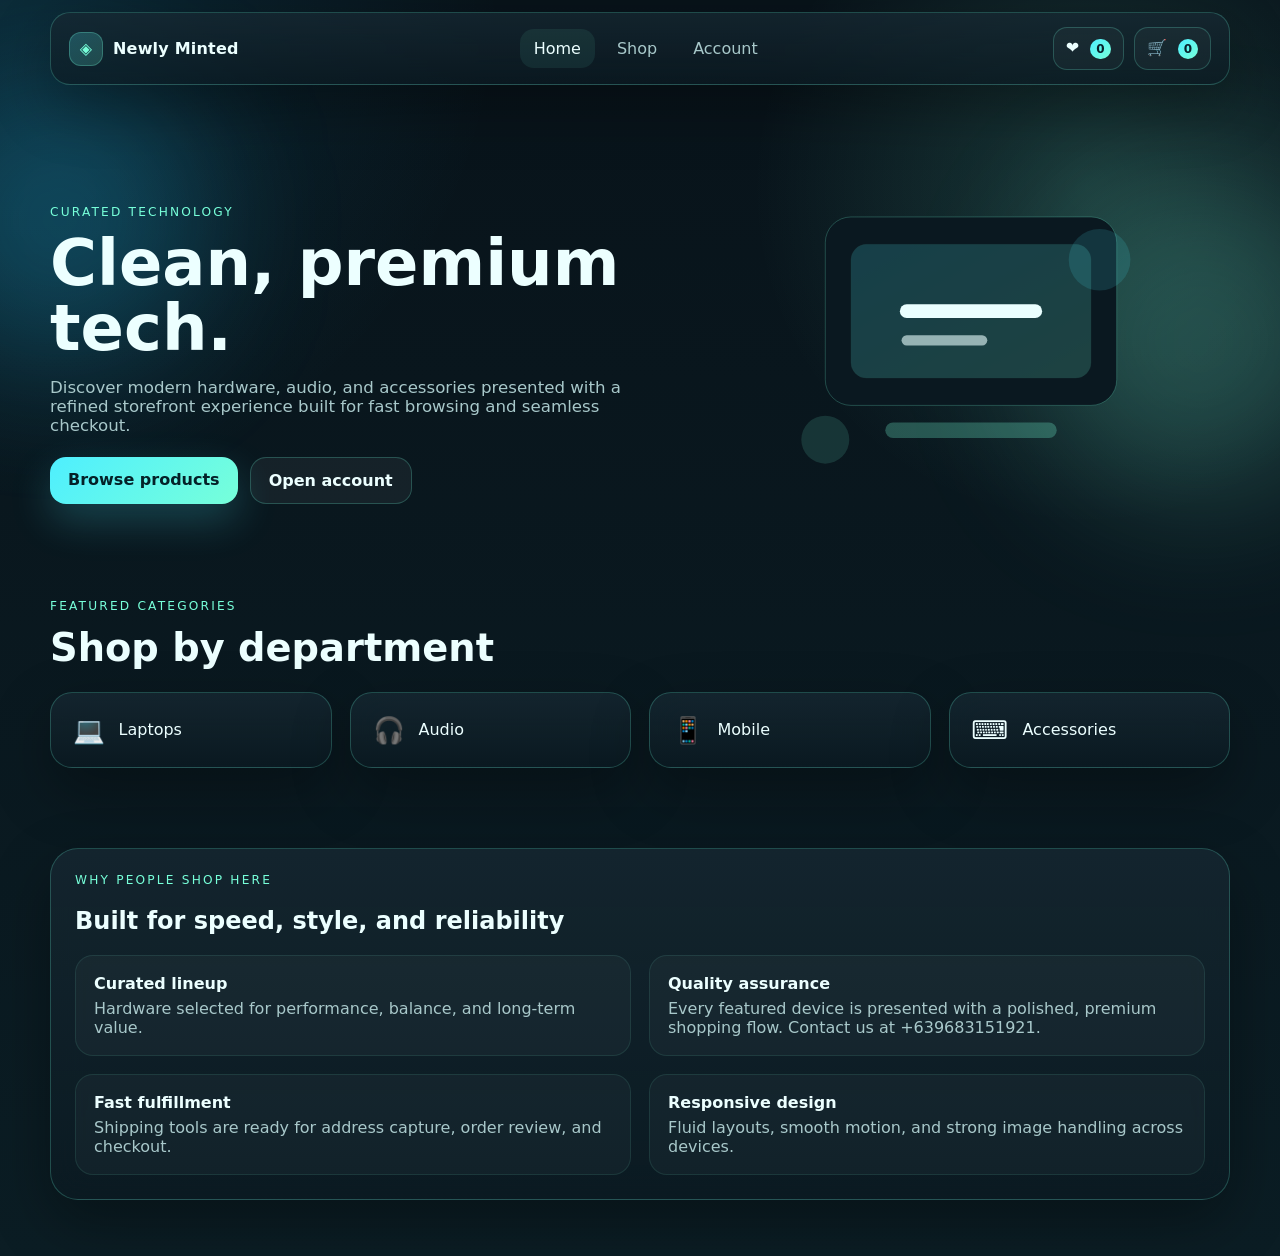
<file: index.html>
<!DOCTYPE html>
<html lang="en">
<head>
  <meta charset="UTF-8" />
  <meta name="viewport" content="width=device-width, initial-scale=1.0" />
  <title>Newly Minted — Modern Tech Store</title>
  <link rel="stylesheet" href="css/styles.css" />
</head>
<body>
  <div class="bg-orb orb-1"></div>
  <div class="bg-orb orb-2"></div>

  <header class="site-header glass">
    <a class="brand" href="index.html">
      <span class="brand-mark">◈</span>
      <span>Newly Minted</span>
    </a>
    <nav class="nav-links">
      <a href="index.html" class="active">Home</a>
      <a href="pages/products.html">Shop</a>
      <a href="pages/account.html">Account</a>
    </nav>
    <div class="header-actions">
      <button class="icon-btn" id="wishlistBtn" aria-label="Wishlist">
        ❤ <span class="count-pill" id="wishlistCount">0</span>
      </button>
      <button class="icon-btn" id="cartBtn" aria-label="Cart">
        🛒 <span class="count-pill" id="cartCount">0</span>
      </button>
    </div>
  </header>

  <main>
    <section class="hero container">
      <div class="hero-copy reveal-up">
        <div class="eyebrow">Curated technology</div>
        <h1>Clean, premium tech.</h1>
        <p>
          Discover modern hardware, audio, and accessories presented with a refined storefront experience built for fast browsing and seamless checkout.
        </p>
        <div class="hero-actions">
          <a class="btn btn-primary" href="pages/products.html">Browse products</a>
          <a class="btn btn-secondary" href="pages/account.html">Open account</a>
        </div>
      </div>
      <div class="hero-visual reveal-up delay-1">
        <img src="assets/hero-tech.svg" alt="Tech illustration" class="hero-image" />
      </div>
    </section>

    <section class="container section-gap">
      <div class="section-head">
        <div>
          <div class="eyebrow">Featured categories</div>
          <h2>Shop by department</h2>
        </div>
      </div>
      <div class="category-grid">
        <a class="category-card glass reveal-up" href="pages/products.html?category=Laptop">
          <span class="category-icon">💻</span>
          <span>Laptops</span>
        </a>
        <a class="category-card glass reveal-up delay-1" href="pages/products.html?category=Audio">
          <span class="category-icon">🎧</span>
          <span>Audio</span>
        </a>
        <a class="category-card glass reveal-up delay-2" href="pages/products.html?category=Mobile">
          <span class="category-icon">📱</span>
          <span>Mobile</span>
        </a>
        <a class="category-card glass reveal-up delay-3" href="pages/products.html?category=Accessory">
          <span class="category-icon">⌨</span>
          <span>Accessories</span>
        </a>
      </div>
    </section>

    <section class="container section-gap">
      <div class="promo-panel glass reveal-up">
        <div>
          <div class="eyebrow">Why people shop here</div>
          <h2>Built for speed, style, and reliability</h2>
        </div>
        <div class="feature-list">
          <div class="mini-feature"><strong>Curated lineup</strong><span>Hardware selected for performance, balance, and long-term value.</span></div>
          <div class="mini-feature"><strong>Quality assurance</strong><span>Every featured device is presented with a polished, premium shopping flow. Contact us at +639683151921.</span></div>
          <div class="mini-feature"><strong>Fast fulfillment</strong><span>Shipping tools are ready for address capture, order review, and checkout.</span></div>
          <div class="mini-feature"><strong>Responsive design</strong><span>Fluid layouts, smooth motion, and strong image handling across devices.</span></div>
        </div>
      </div>
    </section>
  </main>

  <div class="drawer glass" id="wishlistDrawer" aria-hidden="true">
    <div class="drawer-head">
      <h3>Your wishlist</h3>
      <button class="icon-btn" data-close-drawer>✕</button>
    </div>
    <div id="wishlistItems" class="drawer-list"></div>
    <div id="wishlistSummary" class="drawer-summary"></div>
  </div>

  <div class="drawer glass" id="miniCartDrawer" aria-hidden="true">
    <div class="drawer-head">
      <h3>Your cart</h3>
      <button class="icon-btn" data-close-drawer>✕</button>
    </div>
    <div id="miniCartItems" class="drawer-list"></div>
    <div id="miniCartSummary" class="drawer-summary"></div>
  </div>

  <script src="js/app.js"></script>
</body>
</html>
</file>
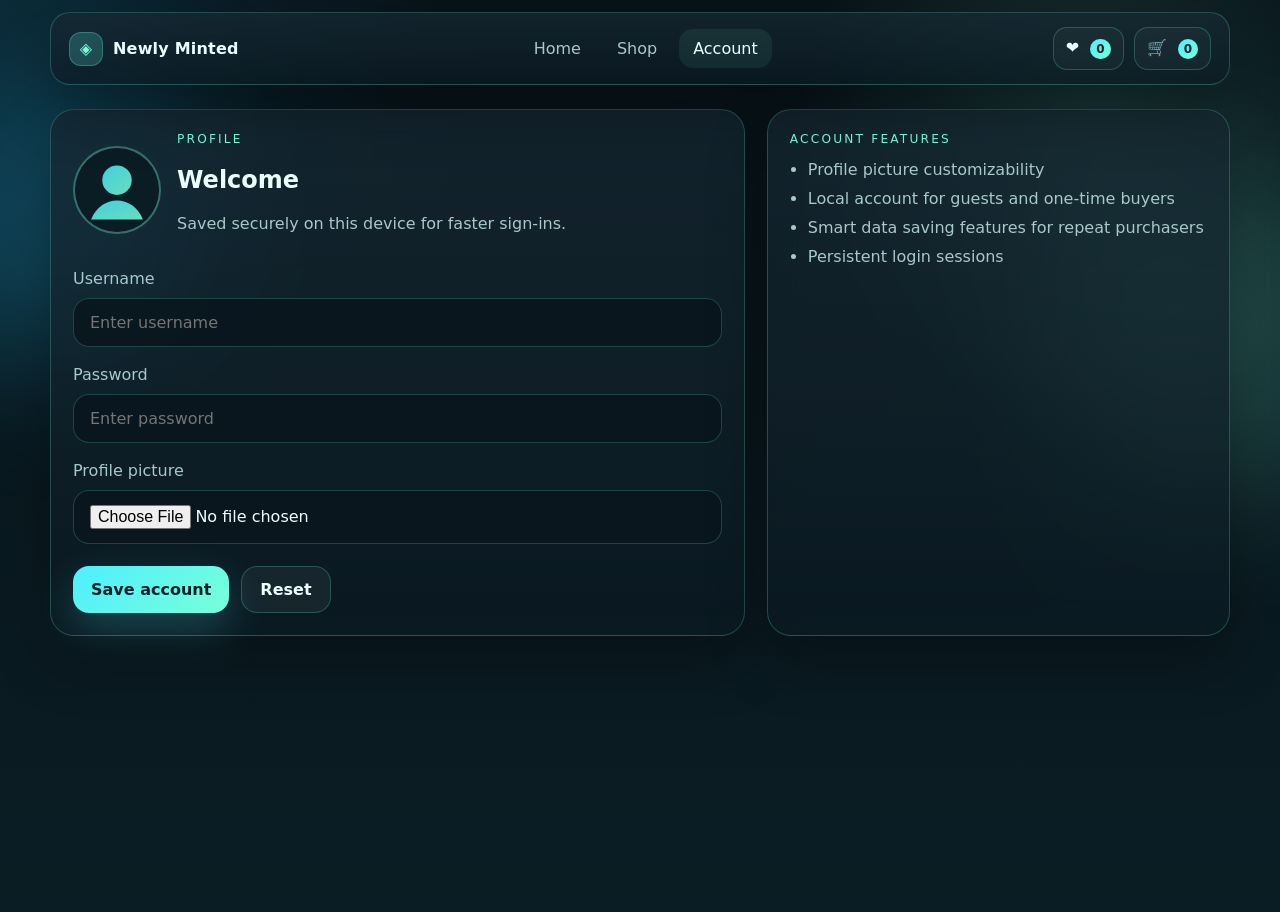
<file: pages/account.html>
<!DOCTYPE html>
<html lang="en">
<head>
  <meta charset="UTF-8" />
  <meta name="viewport" content="width=device-width, initial-scale=1.0" />
  <title>Newly Minted — Account</title>
  <link rel="stylesheet" href="../css/styles.css" />
</head>
<body>
  <div class="bg-orb orb-1"></div>
  <div class="bg-orb orb-2"></div>

  <header class="site-header glass">
    <a class="brand" href="../index.html">
      <span class="brand-mark">◈</span>
      <span>Newly Minted</span>
    </a>
    <nav class="nav-links">
      <a href="../index.html">Home</a>
      <a href="products.html">Shop</a>
      <a href="account.html" class="active">Account</a>
    </nav>
    <div class="header-actions">
      <button class="icon-btn" id="wishlistBtn" aria-label="Wishlist">
        ❤ <span class="count-pill" id="wishlistCount">0</span>
      </button>
      <button class="icon-btn" id="cartBtn" aria-label="Cart">
        🛒 <span class="count-pill" id="cartCount">0</span>
      </button>
    </div>
  </header>

  <main class="container section-gap">
    <div class="account-layout">
      <section class="account-card glass reveal-up">
        <div class="profile-head">
          <img id="profilePreview" class="avatar-large" src="../assets/default-avatar.svg" alt="Profile avatar" />
          <div>
            <div class="eyebrow">Profile</div>
            <h1 id="welcomeName">Welcome</h1>
            <p class="muted">Saved securely on this device for faster sign-ins.</p>
          </div>
        </div>

        <form id="accountForm" class="account-form">
          <div class="field-group">
            <label for="username">Username</label>
            <input id="username" class="text-input" type="text" placeholder="Enter username" required />
          </div>
          <div class="field-group">
            <label for="password">Password</label>
            <input id="password" class="text-input" type="password" placeholder="Enter password" required />
          </div>
          <div class="field-group">
            <label for="avatarUpload">Profile picture</label>
            <input id="avatarUpload" class="text-input file-input" type="file" accept="image/*" />
          </div>
          <div class="form-actions">
            <button class="btn btn-primary" type="submit">Save account</button>
            <button class="btn btn-secondary" type="button" id="resetAccount">Reset</button>
          </div>
        </form>
      </section>

      <aside class="glass side-panel reveal-up delay-1">
        <div class="eyebrow">Account features</div>
        <ul class="clean-list">
          <li>Profile picture customizability</li>
          <li>Local account for guests and one-time buyers</li>
          <li>Smart data saving features for repeat purchasers</li>
          <li>Persistent login sessions</li>
        </ul>
      </aside>
    </div>
  </main>

  <div class="drawer glass" id="wishlistDrawer" aria-hidden="true">
    <div class="drawer-head">
      <h3>Your wishlist</h3>
      <button class="icon-btn" data-close-drawer>✕</button>
    </div>
    <div id="wishlistItems" class="drawer-list"></div>
    <div id="wishlistSummary" class="drawer-summary"></div>
  </div>

  <div class="drawer glass" id="miniCartDrawer" aria-hidden="true">
    <div class="drawer-head">
      <h3>Your cart</h3>
      <button class="icon-btn" data-close-drawer>✕</button>
    </div>
    <div id="miniCartItems" class="drawer-list"></div>
    <div id="miniCartSummary" class="drawer-summary"></div>
  </div>

  <script src="../js/app.js"></script>
  <script src="../js/account.js"></script>
</body>
</html>
</file>
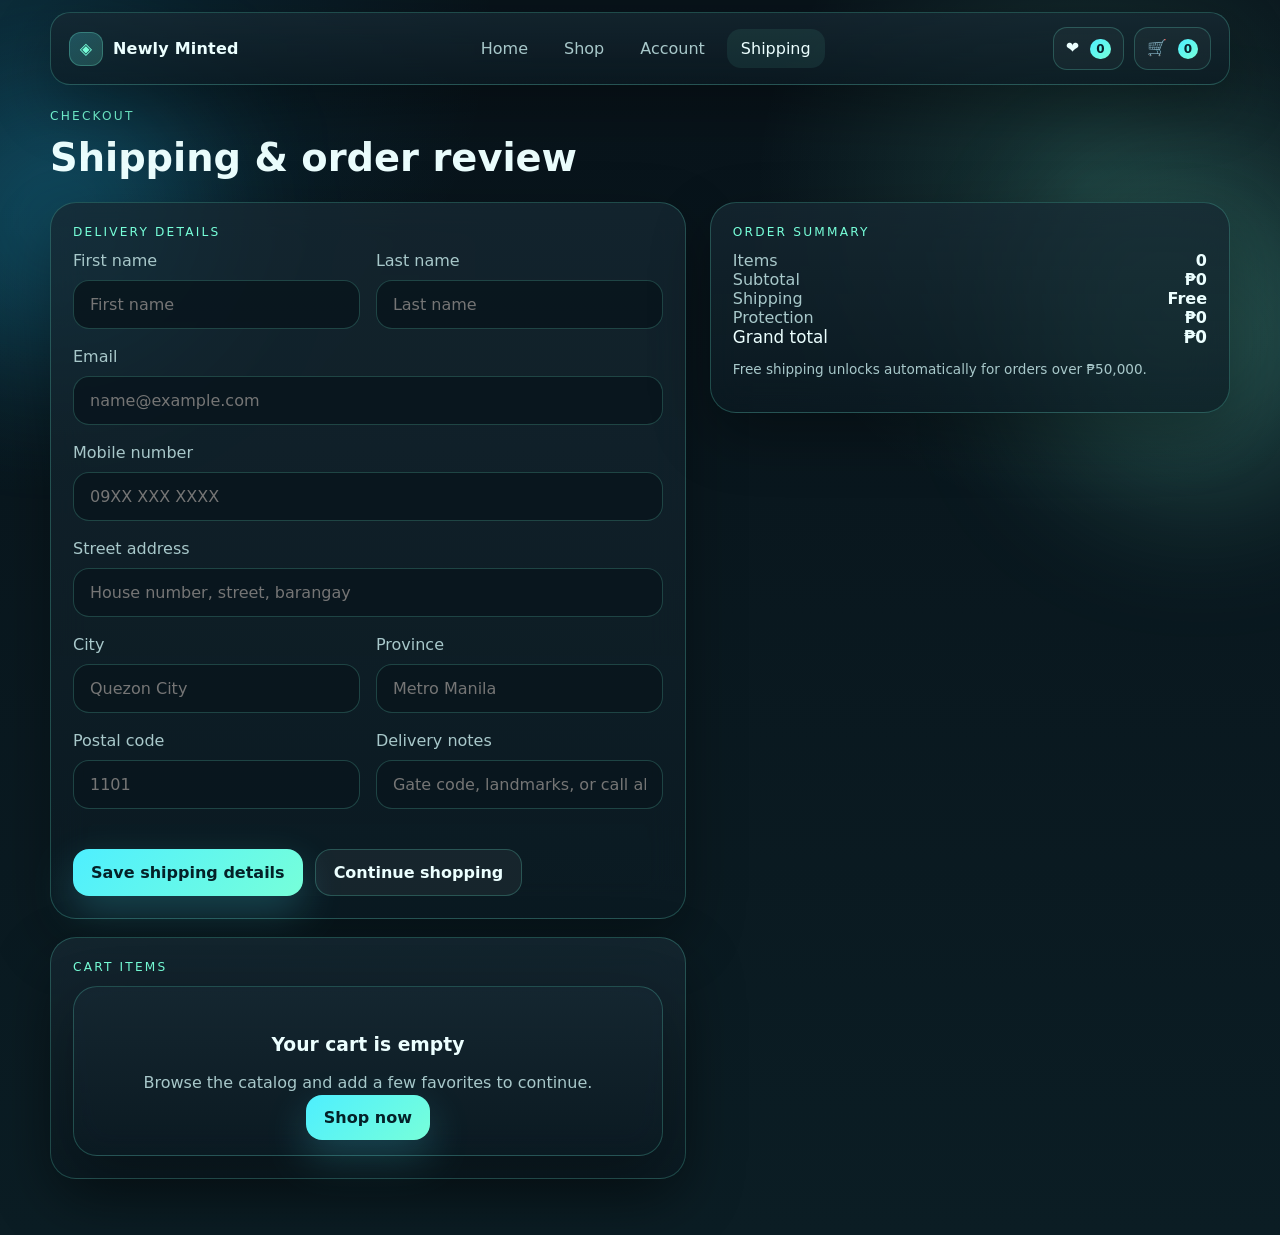
<file: pages/checkout.html>
<!DOCTYPE html>
<html lang="en">
<head>
  <meta charset="UTF-8" />
  <meta name="viewport" content="width=device-width, initial-scale=1.0" />
  <title>Newly Minted — Shipping</title>
  <link rel="stylesheet" href="../css/styles.css" />
</head>
<body>
  <div class="bg-orb orb-1"></div>
  <div class="bg-orb orb-2"></div>

  <header class="site-header glass">
    <a class="brand" href="../index.html">
      <span class="brand-mark">◈</span>
      <span>Newly Minted</span>
    </a>
    <nav class="nav-links">
      <a href="../index.html">Home</a>
      <a href="products.html">Shop</a>
      <a href="account.html">Account</a>
      <a href="checkout.html" class="active">Shipping</a>
    </nav>
    <div class="header-actions">
      <button class="icon-btn" id="wishlistBtn" aria-label="Wishlist">
        ❤ <span class="count-pill" id="wishlistCount">0</span>
      </button>
      <button class="icon-btn" id="cartBtn" aria-label="Cart">
        🛒 <span class="count-pill" id="cartCount">0</span>
      </button>
    </div>
  </header>

  <main class="container section-gap">
    <div class="section-head reveal-up">
      <div>
        <div class="eyebrow">Checkout</div>
        <h1>Shipping & order review</h1>
      </div>
    </div>

    <section class="checkout-layout">
      <div class="checkout-stack">
        <section class="panel-block glass reveal-up">
          <div class="eyebrow">Delivery details</div>
          <form id="shippingForm" class="account-form">
            <div class="two-col">
              <div class="field-group">
                <label for="firstName">First name</label>
                <input id="firstName" name="firstName" class="text-input" type="text" placeholder="First name" required />
              </div>
              <div class="field-group">
                <label for="lastName">Last name</label>
                <input id="lastName" name="lastName" class="text-input" type="text" placeholder="Last name" required />
              </div>
            </div>
            <div class="field-group">
              <label for="email">Email</label>
              <input id="email" name="email" class="text-input" type="email" placeholder="name@example.com" required />
            </div>
            <div class="field-group">
              <label for="phone">Mobile number</label>
              <input id="phone" name="phone" class="text-input" type="tel" placeholder="09XX XXX XXXX" required />
            </div>
            <div class="field-group">
              <label for="address">Street address</label>
              <input id="address" name="address" class="text-input" type="text" placeholder="House number, street, barangay" required />
            </div>
            <div class="two-col">
              <div class="field-group">
                <label for="city">City</label>
                <input id="city" name="city" class="text-input" type="text" placeholder="Quezon City" required />
              </div>
              <div class="field-group">
                <label for="province">Province</label>
                <input id="province" name="province" class="text-input" type="text" placeholder="Metro Manila" required />
              </div>
            </div>
            <div class="two-col">
              <div class="field-group">
                <label for="postalCode">Postal code</label>
                <input id="postalCode" name="postalCode" class="text-input" type="text" placeholder="1101" required />
              </div>
              <div class="field-group">
                <label for="deliveryNotes">Delivery notes</label>
                <input id="deliveryNotes" name="deliveryNotes" class="text-input" type="text" placeholder="Gate code, landmarks, or call ahead" />
              </div>
            </div>
            <div class="form-actions">
              <button class="btn btn-primary" type="submit">Save shipping details</button>
              <a class="btn btn-secondary" href="products.html">Continue shopping</a>
            </div>
          </form>
        </section>

        <section class="panel-block glass reveal-up delay-1">
          <div class="eyebrow">Cart items</div>
          <div id="checkoutItems" class="checkout-items"></div>
        </section>
      </div>

      <aside class="checkout-side">
        <section class="panel-block glass reveal-up delay-2">
          <div class="eyebrow">Order summary</div>
          <div id="checkoutSummary"></div>
        </section>
      </aside>
    </section>
  </main>

  <div class="drawer glass" id="wishlistDrawer" aria-hidden="true">
    <div class="drawer-head">
      <h3>Your wishlist</h3>
      <button class="icon-btn" data-close-drawer>✕</button>
    </div>
    <div id="wishlistItems" class="drawer-list"></div>
    <div id="wishlistSummary" class="drawer-summary"></div>
  </div>

  <div class="drawer glass" id="miniCartDrawer" aria-hidden="true">
    <div class="drawer-head">
      <h3>Your cart</h3>
      <button class="icon-btn" data-close-drawer>✕</button>
    </div>
    <div id="miniCartItems" class="drawer-list"></div>
    <div id="miniCartSummary" class="drawer-summary"></div>
  </div>

  <script src="../js/app.js"></script>
</body>
</html>
</file>
<file: css/styles.css>
:root {
  --bg: #08131a;
  --bg-2: #0b1d24;
  --panel: rgba(15, 33, 42, 0.72);
  --panel-strong: rgba(9, 23, 31, 0.94);
  --line: rgba(110, 255, 224, 0.22);
  --text: #ecffff;
  --muted: #a8c8ca;
  --mint: #77ffd9;
  --cyan: #4eefff;
  --aqua: #22c9ff;
  --shadow: 0 22px 60px rgba(0, 0, 0, 0.33);
  --radius: 22px;
}

* { box-sizing: border-box; }
html { scroll-behavior: smooth; }
body {
  margin: 0;
  font-family: Inter, ui-sans-serif, system-ui, -apple-system, BlinkMacSystemFont, "Segoe UI", sans-serif;
  color: var(--text);
  background:
    radial-gradient(circle at top left, rgba(34, 201, 255, 0.12), transparent 28%),
    radial-gradient(circle at 85% 15%, rgba(119, 255, 217, 0.15), transparent 22%),
    linear-gradient(180deg, var(--bg), var(--bg-2));
  min-height: 100vh;
  overflow-x: hidden;
}

a { color: inherit; text-decoration: none; }
img { max-width: 100%; display: block; }
button, input { font: inherit; }
button { cursor: pointer; }

.container { width: min(1180px, calc(100% - 32px)); margin: 0 auto; }
.section-gap { padding: 24px 0 56px; }
.glass {
  background: linear-gradient(180deg, rgba(22, 40, 50, 0.78), rgba(11, 26, 34, 0.72));
  border: 1px solid var(--line);
  backdrop-filter: blur(18px);
  box-shadow: var(--shadow);
}

.bg-orb {
  position: fixed;
  border-radius: 999px;
  filter: blur(70px);
  pointer-events: none;
  z-index: -1;
}
.orb-1 {
  width: 280px; height: 280px; left: -80px; top: 80px;
  background: rgba(34, 201, 255, 0.24);
  animation: drift 14s ease-in-out infinite;
}
.orb-2 {
  width: 320px; height: 320px; right: -80px; top: 180px;
  background: rgba(119, 255, 217, 0.2);
  animation: drift 18s ease-in-out infinite reverse;
}
@keyframes drift { 50% { transform: translateY(30px) translateX(15px) scale(1.06); } }

.site-header {
  position: sticky; top: 12px; z-index: 40;
  width: min(1180px, calc(100% - 32px));
  margin: 12px auto 0;
  padding: 14px 18px;
  border-radius: 20px;
  display: flex; align-items: center; justify-content: space-between; gap: 18px;
}
.brand { display: flex; align-items: center; gap: 10px; font-weight: 700; letter-spacing: 0.2px; }
.brand-mark {
  width: 34px; height: 34px; border-radius: 12px; display: grid; place-items: center;
  background: linear-gradient(135deg, rgba(78,239,255,.22), rgba(119,255,217,.18));
  color: var(--mint);
  box-shadow: inset 0 0 0 1px rgba(119,255,217,.25);
}
.nav-links { display: flex; gap: 8px; flex-wrap: wrap; }
.nav-links a {
  padding: 10px 14px; border-radius: 14px; color: var(--muted);
  transition: .25s ease;
}
.nav-links a:hover, .nav-links a.active {
  color: var(--text);
  background: rgba(119,255,217,.08);
}
.header-actions { display: flex; gap: 10px; }
.icon-btn {
  border: 1px solid var(--line);
  background: rgba(255,255,255,.03);
  color: var(--text);
  border-radius: 14px;
  padding: 10px 12px;
  transition: transform .2s ease, border-color .2s ease, box-shadow .2s ease;
}
.icon-btn:hover { transform: translateY(-2px); border-color: rgba(119,255,217,.4); box-shadow: 0 12px 24px rgba(0,0,0,.16); }
.count-pill {
  display: inline-grid; place-items: center; min-width: 20px; height: 20px; margin-left: 6px;
  padding: 0 6px; border-radius: 999px; background: linear-gradient(135deg, var(--cyan), var(--mint)); color: #08202b; font-weight: 800; font-size: 12px;
}

.hero {
  display: grid; grid-template-columns: 1.1fr .9fr; gap: 28px; align-items: center;
  padding: 72px 0 24px;
}
.hero h1 { font-size: clamp(2.4rem, 5vw, 4.3rem); line-height: 1.02; margin: 0 0 14px; }
.hero p { color: var(--muted); font-size: 1.04rem; max-width: 62ch; }
.eyebrow { color: var(--mint); text-transform: uppercase; letter-spacing: .18em; font-size: .76rem; margin-bottom: 12px; }
.hero-actions, .form-actions { display: flex; gap: 12px; flex-wrap: wrap; margin-top: 22px; }
.btn {
  border: 0; border-radius: 16px; padding: 13px 18px; font-weight: 700;
  transition: transform .22s ease, box-shadow .22s ease, opacity .22s ease;
}
.btn:hover { transform: translateY(-2px); }
.btn-primary {
  color: #042128;
  background: linear-gradient(135deg, var(--cyan), var(--mint));
  box-shadow: 0 16px 40px rgba(78,239,255,.22);
}
.btn-secondary {
  color: var(--text);
  background: rgba(255,255,255,.05);
  border: 1px solid var(--line);
}
.hero-visual {
  display: flex; justify-content: center;
}
.hero-image { width: min(100%, 480px); animation: float 6s ease-in-out infinite; }
@keyframes float { 50% { transform: translateY(-12px); } }

.section-head { display: flex; align-items: end; justify-content: space-between; margin-bottom: 22px; }
.section-head h1, .section-head h2 { margin: 0; font-size: clamp(1.8rem, 3vw, 2.5rem); }
.category-grid, .feature-list, .product-grid {
  display: grid; gap: 18px;
}
.category-grid { grid-template-columns: repeat(4, 1fr); }
.category-card {
  border-radius: var(--radius); padding: 22px; display: flex; gap: 14px; align-items: center;
  transition: transform .22s ease, border-color .22s ease, background .22s ease;
}
.category-card:hover { transform: translateY(-5px); border-color: rgba(119,255,217,.45); }
.category-icon { font-size: 1.6rem; }
.promo-panel { border-radius: 28px; padding: 24px; }
.feature-list { grid-template-columns: repeat(2, 1fr); margin-top: 18px; }
.mini-feature {
  padding: 18px; border-radius: 18px; background: rgba(255,255,255,.03); border: 1px solid rgba(119,255,217,.1);
}
.mini-feature span { display: block; color: var(--muted); margin-top: 6px; }

.catalog-layout {
  display: grid; grid-template-columns: 310px 1fr; gap: 22px;
}
.filters {
  padding: 18px; border-radius: 24px; position: sticky; top: 100px; align-self: start;
}
.field-group { margin-bottom: 18px; }
.field-group label { display: block; color: var(--muted); margin-bottom: 10px; }
.text-input {
  width: 100%; border-radius: 16px; border: 1px solid rgba(119,255,217,.2);
  background: rgba(9, 23, 31, 0.9); color: var(--text); padding: 14px 16px;
  outline: 0; transition: border-color .2s ease, box-shadow .2s ease;
}
.text-input:focus {
  border-color: rgba(78,239,255,.65);
  box-shadow: 0 0 0 4px rgba(78,239,255,.1);
}

.custom-select { position: relative; }
.select-trigger {
  width: 100%; padding: 14px 16px; border-radius: 18px; border: 1px solid rgba(78,239,255,.35);
  background: linear-gradient(180deg, rgba(18, 39, 49, .96), rgba(11, 29, 37, .98));
  color: var(--text); display: flex; align-items: center; justify-content: space-between; gap: 16px;
  box-shadow: inset 0 0 0 1px rgba(119,255,217,.08), 0 10px 30px rgba(0,0,0,.18);
}
.select-trigger:hover, .custom-select.open .select-trigger {
  border-color: rgba(119,255,217,.62);
  box-shadow: inset 0 0 0 1px rgba(119,255,217,.12), 0 0 0 4px rgba(78,239,255,.08), 0 14px 36px rgba(0,0,0,.24);
}
.select-left { display: flex; align-items: center; gap: 10px; min-width: 0; }
.select-icon { font-size: 1rem; }
.select-label { white-space: nowrap; overflow: hidden; text-overflow: ellipsis; }
.select-caret { color: var(--mint); transition: transform .24s ease; }
.custom-select.open .select-caret { transform: rotate(180deg); }

.select-menu {
  position: absolute; left: 0; right: 0; top: calc(100% + 10px);
  padding: 10px; border-radius: 20px; z-index: 25;
  opacity: 0; transform: translateY(-8px) scale(.98); pointer-events: none;
  transition: opacity .22s ease, transform .22s ease;
  background: linear-gradient(180deg, rgba(10, 21, 28, .995), rgba(4, 10, 16, .995));
  border: 1px solid rgba(119,255,217,.3);
  box-shadow: 0 24px 60px rgba(0,0,0,.42), inset 0 0 0 1px rgba(255,255,255,.03);
}
.custom-select.open .select-menu {
  opacity: 1; transform: translateY(0) scale(1); pointer-events: auto;
}
.select-option {
  width: 100%; text-align: left; border: 0; padding: 12px 14px; border-radius: 14px;
  color: #eaffff; background: transparent; display: flex; align-items: center; gap: 12px;
  transition: background .18s ease, transform .18s ease, color .18s ease;
}
.select-option::before { content: attr(data-icon); width: 18px; display: inline-block; }
.select-option:hover, .select-option:focus-visible {
  background: linear-gradient(135deg, rgba(78,239,255,.18), rgba(119,255,217,.16));
  color: #ffffff; transform: translateX(2px); outline: none;
}
.select-option.selected {
  background: linear-gradient(135deg, rgba(78,239,255,.24), rgba(119,255,217,.2));
  color: #ffffff;
  box-shadow: inset 0 0 0 1px rgba(119,255,217,.2);
}

.product-grid { grid-template-columns: repeat(3, minmax(0, 1fr)); }
.product-card {
  border-radius: 24px; overflow: hidden; padding: 14px; position: relative;
  transition: transform .24s ease, border-color .24s ease, box-shadow .24s ease;
}
.product-card:hover { transform: translateY(-6px); border-color: rgba(119,255,217,.42); box-shadow: 0 26px 50px rgba(0,0,0,.24); }
.product-media {
  width: 100%; aspect-ratio: 4 / 3; border-radius: 18px; overflow: hidden;
  background: linear-gradient(180deg, rgba(13,31,39,.95), rgba(7,19,24,.95));
  display: grid; place-items: center; border: 1px solid rgba(119,255,217,.12);
}
.product-media img {
  width: 100%; height: 100%; object-fit: contain; padding: 14px;
  transition: transform .28s ease;
}
.product-card:hover .product-media img { transform: scale(1.05); }
.product-meta { padding: 16px 4px 4px; }
.product-topline { color: var(--muted); font-size: .92rem; }
.product-title { margin: 8px 0 10px; font-size: 1.05rem; }
.price-row { display: flex; align-items: center; justify-content: space-between; gap: 10px; }
.price { font-size: 1.2rem; font-weight: 800; }
.card-actions { display: flex; gap: 10px; margin-top: 14px; }
.card-actions .btn { flex: 1; }

.drawer {
  position: fixed; top: 84px; right: 16px; width: min(360px, calc(100% - 32px));
  border-radius: 24px; padding: 16px; z-index: 60; opacity: 0; pointer-events: none;
  transform: translateY(-10px); transition: .22s ease;
}
.drawer.open { opacity: 1; transform: translateY(0); pointer-events: auto; }
.drawer-head { display: flex; justify-content: space-between; align-items: center; margin-bottom: 14px; }
.drawer-list { display: grid; gap: 12px; max-height: 60vh; overflow: auto; }
.drawer-item {
  display: grid; grid-template-columns: 58px 1fr auto; gap: 10px; align-items: center;
  padding: 10px; border-radius: 16px; background: rgba(255,255,255,.03); border: 1px solid rgba(119,255,217,.08);
}
.drawer-item img { width: 58px; height: 58px; object-fit: contain; background: rgba(255,255,255,.03); border-radius: 12px; padding: 8px; }
.muted { color: var(--muted); }

.account-layout { display: grid; grid-template-columns: 1.2fr .8fr; gap: 22px; }
.account-card, .side-panel { padding: 22px; border-radius: 24px; }
.profile-head { display: flex; gap: 16px; align-items: center; margin-bottom: 20px; }
.avatar-large {
  width: 88px; height: 88px; object-fit: cover; border-radius: 999px;
  border: 2px solid rgba(119,255,217,.3); background: rgba(255,255,255,.03);
}
.clean-list { margin: 14px 0 0; padding-left: 18px; color: var(--muted); }
.clean-list li + li { margin-top: 10px; }

.reveal-up { animation: revealUp .7s ease both; }
.delay-1 { animation-delay: .08s; }
.delay-2 { animation-delay: .16s; }
.delay-3 { animation-delay: .24s; }
@keyframes revealUp {
  from { opacity: 0; transform: translateY(18px); }
  to { opacity: 1; transform: translateY(0); }
}

@media (max-width: 980px) {
  .hero, .catalog-layout, .account-layout, .feature-list, .category-grid, .product-grid {
    grid-template-columns: 1fr 1fr;
  }
  .catalog-layout { grid-template-columns: 1fr; }
  .filters { position: static; }
}
@media (max-width: 720px) {
  .site-header { flex-wrap: wrap; }
  .hero, .account-layout, .feature-list, .category-grid, .product-grid {
    grid-template-columns: 1fr;
  }
  .hero { padding-top: 40px; }
}


.price-sub { color: var(--muted); font-size: .84rem; margin-top: 4px; }
.stock-pill {
  padding: 8px 10px;
  border-radius: 999px;
  font-size: .82rem;
  color: #08202b;
  background: linear-gradient(135deg, rgba(78,239,255,.95), rgba(119,255,217,.95));
  font-weight: 700;
}
.drawer-list { display: grid; gap: 12px; max-height: 320px; overflow: auto; }
.drawer-item {
  display: grid;
  grid-template-columns: 68px 1fr auto;
  gap: 12px;
  align-items: start;
  padding: 10px;
  border-radius: 18px;
  background: rgba(255,255,255,.03);
  border: 1px solid rgba(119,255,217,.12);
}
.drawer-item img, .checkout-item img {
  width: 68px;
  height: 68px;
  object-fit: contain;
  padding: 8px;
  border-radius: 14px;
  background: rgba(8, 19, 26, .92);
  border: 1px solid rgba(119,255,217,.12);
}
.drawer-copy { min-width: 0; }
.drawer-qty-row {
  display: flex;
  align-items: center;
  gap: 10px;
  flex-wrap: wrap;
  margin-top: 10px;
}
.qty-btn, .link-btn {
  border: 1px solid rgba(119,255,217,.2);
  background: rgba(255,255,255,.04);
  color: var(--text);
  border-radius: 12px;
  padding: 6px 10px;
}
.qty-btn { min-width: 36px; }
.link-btn { background: transparent; }
.drawer-summary {
  margin-top: 16px;
  border-top: 1px solid rgba(119,255,217,.16);
  padding-top: 16px;
  display: grid;
  gap: 10px;
}
.summary-line {
  display: flex;
  justify-content: space-between;
  gap: 12px;
  color: var(--muted);
}
.summary-line strong { color: var(--text); }
.summary-line.total {
  font-size: 1.05rem;
  color: var(--text);
}
.btn-block { display: block; text-align: center; width: 100%; }
.checkout-layout {
  display: grid;
  grid-template-columns: 1.1fr .9fr;
  gap: 24px;
  align-items: start;
}
.checkout-stack, .checkout-side {
  display: grid;
  gap: 18px;
}
.panel-block {
  border-radius: 26px;
  padding: 22px;
}
.checkout-items {
  display: grid;
  gap: 14px;
}
.checkout-item {
  display: grid;
  grid-template-columns: 68px 1fr auto;
  gap: 14px;
  align-items: center;
  padding: 14px;
  border-radius: 22px;
}
.two-col {
  display: grid;
  grid-template-columns: repeat(2, minmax(0, 1fr));
  gap: 16px;
}
.tiny-copy { font-size: .85rem; }
.empty-state {
  padding: 28px;
  border-radius: 24px;
  text-align: center;
}
.site-toast {
  position: fixed;
  left: 50%;
  bottom: 24px;
  transform: translate(-50%, 16px);
  opacity: 0;
  pointer-events: none;
  z-index: 80;
  padding: 12px 16px;
  border-radius: 999px;
  background: linear-gradient(180deg, rgba(11,24,31,.96), rgba(7,16,22,.96));
  border: 1px solid rgba(119,255,217,.2);
  box-shadow: 0 18px 40px rgba(0,0,0,.35);
  transition: opacity .22s ease, transform .22s ease;
}
.site-toast.show {
  opacity: 1;
  transform: translate(-50%, 0);
}

@media (max-width: 920px) {
  .checkout-layout, .hero, .catalog-layout { grid-template-columns: 1fr; }
  .filters { position: static; top: auto; }
}

@media (max-width: 640px) {
  .two-col, .feature-list, .category-grid, .product-grid { grid-template-columns: 1fr; }
  .checkout-item, .drawer-item { grid-template-columns: 56px 1fr; }
  .checkout-item > strong, .drawer-item > strong { grid-column: 2; }
}
</file>
